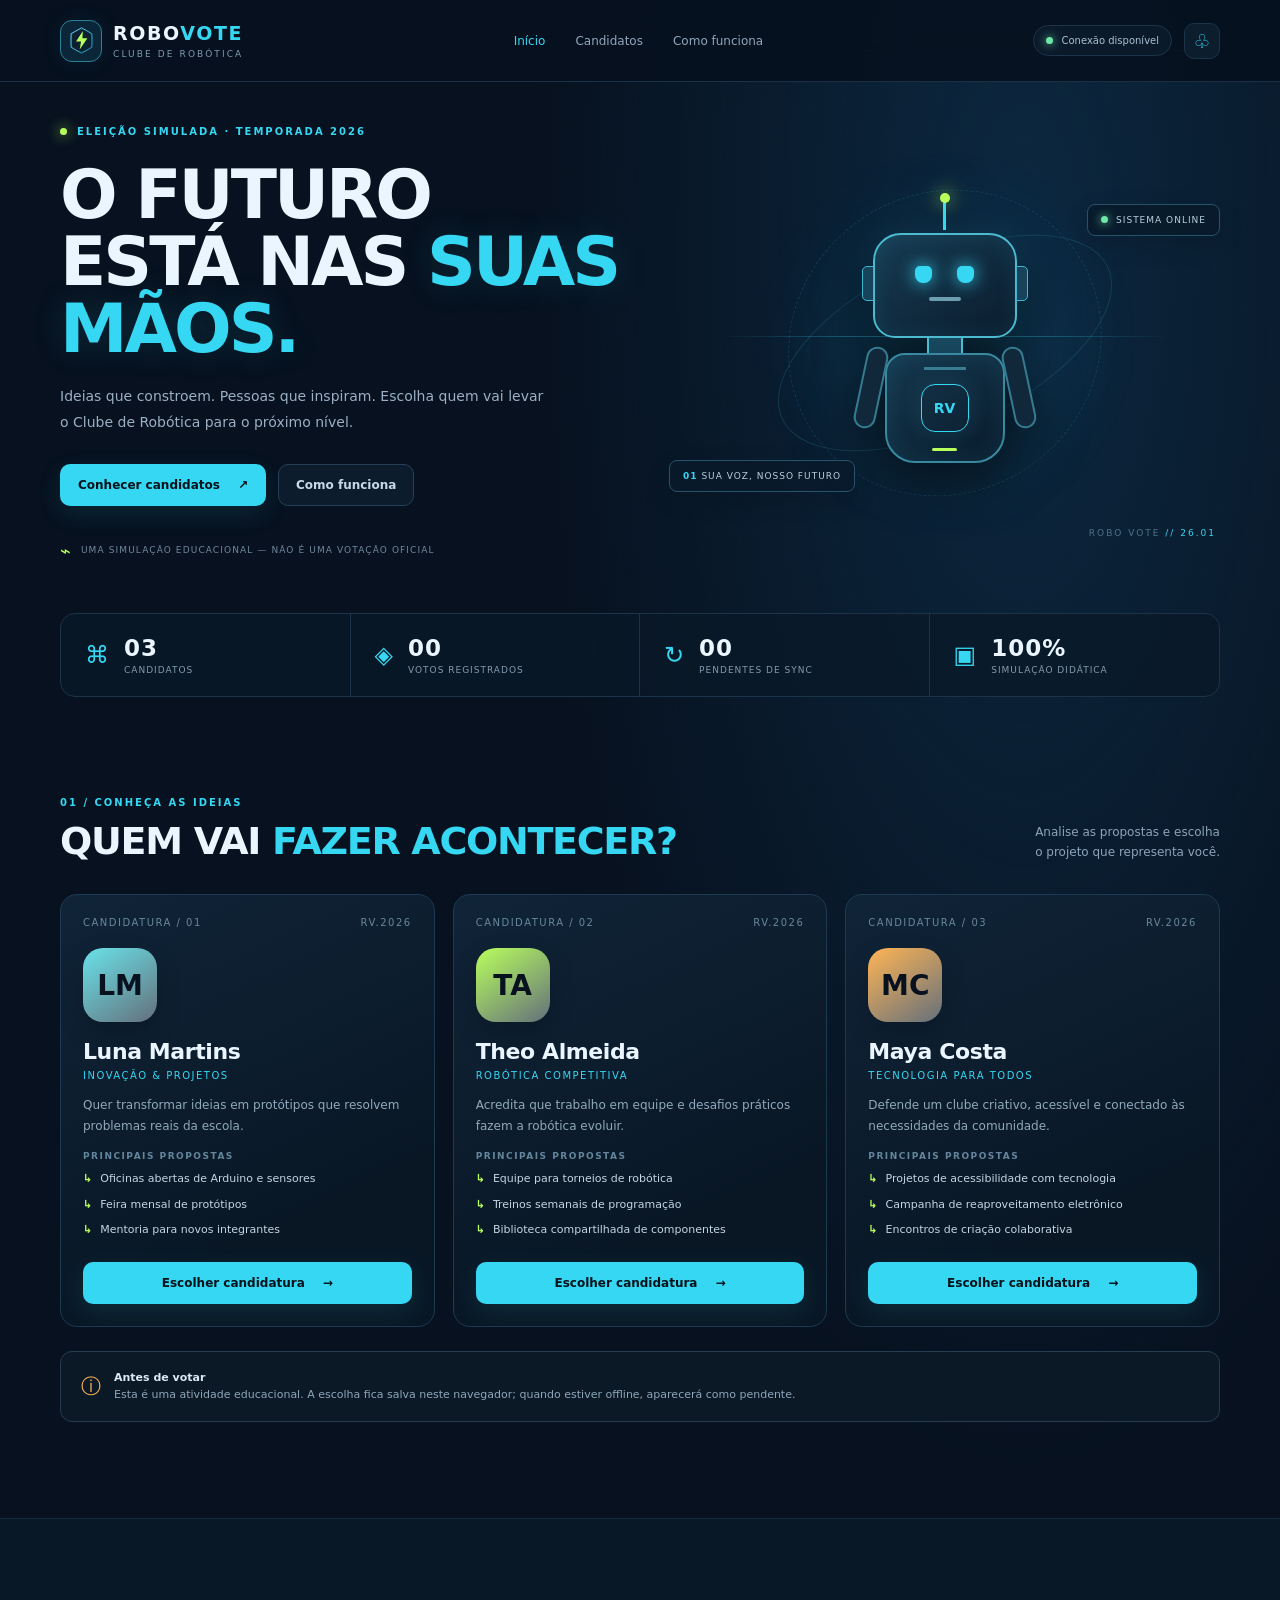
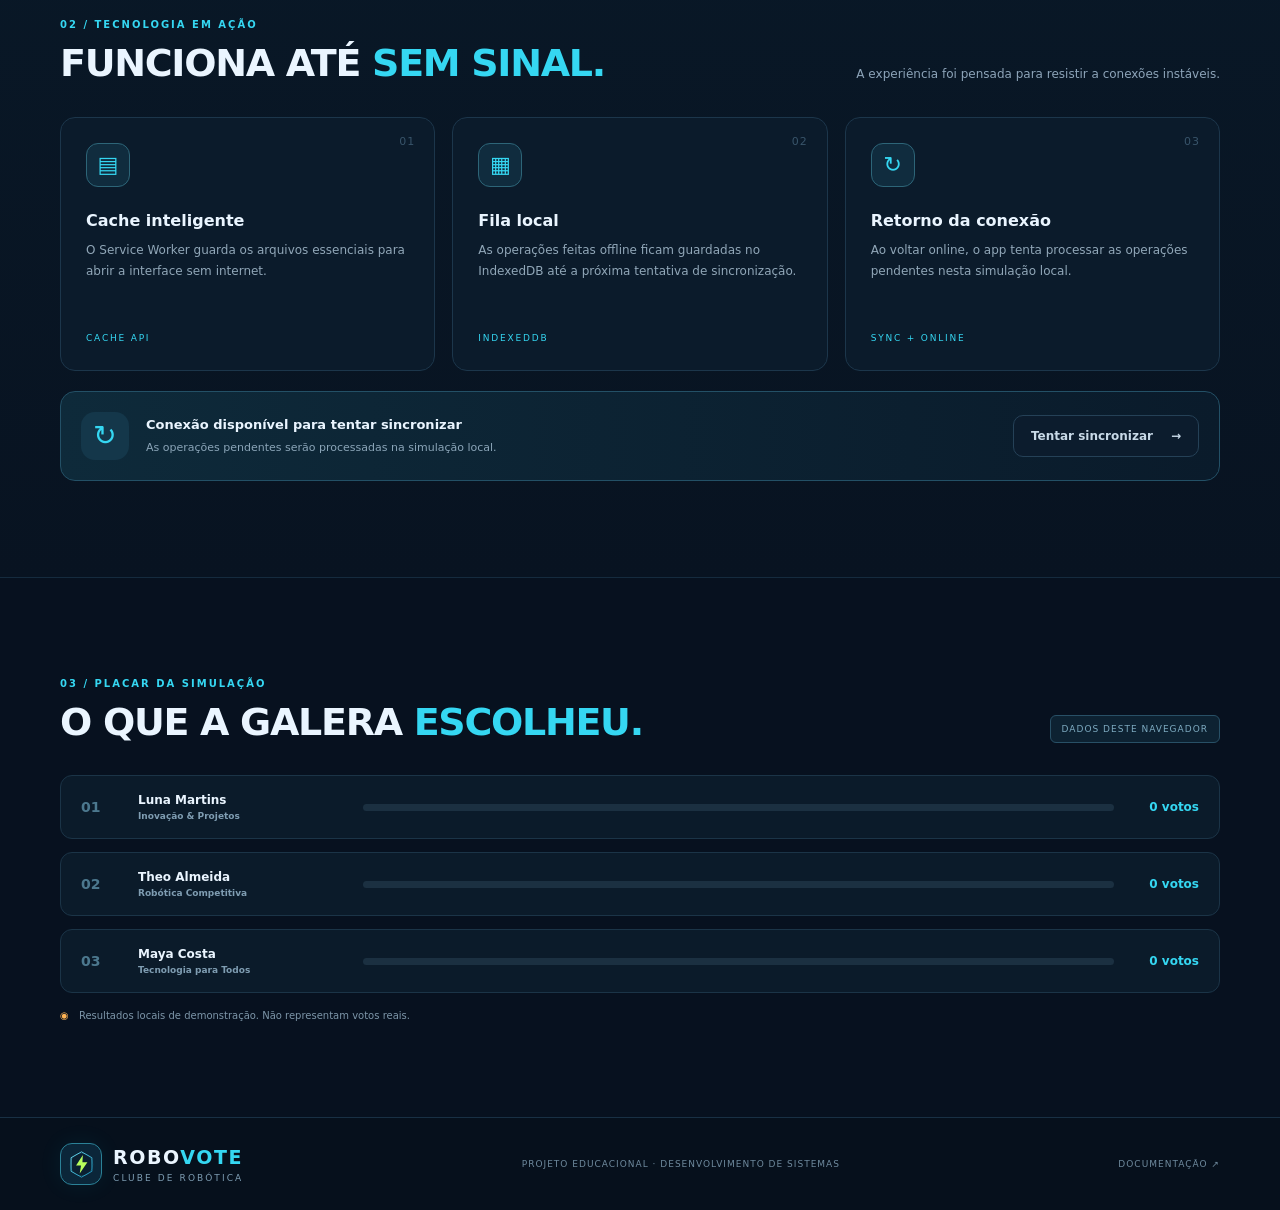
<file: index.html>
<!doctype html>
<html lang="pt-BR">
<head>
  <meta charset="utf-8">
  <meta name="viewport" content="width=device-width,initial-scale=1">
  <meta name="theme-color" content="#07111f">
  <meta name="description" content="ROBO VOTE — eleição simulada do Clube de Robótica.">
  <link rel="manifest" href="/manifest.json">
  <link rel="icon" href="/assets/logo.svg" type="image/svg+xml">
  <link rel="preload" href="/css/style.css" as="style">
  <link rel="stylesheet" href="/css/style.css">
  <link rel="prefetch" href="/resultados.html" as="document">
  <title>ROBO VOTE | Clube de Robótica</title>
</head>
<body>
  <div class="grid-bg" aria-hidden="true"></div>
  <header class="topbar">
    <a class="brand" href="/" aria-label="ROBO VOTE início">
      <span class="brand-mark"><img src="/assets/logo.svg" alt=""></span>
      <span><strong>ROBO<span>VOTE</span></strong><small>CLUBE DE ROBÓTICA</small></span>
    </a>
    <nav aria-label="Navegação principal">
      <a class="nav-link active" href="#inicio">Início</a>
      <a class="nav-link" href="#candidatos">Candidatos</a>
      <a class="nav-link" href="#como-funciona">Como funciona</a>
    </nav>
    <div class="header-actions">
      <span id="connection-pill" class="status-pill"><i></i><span>Verificando conexão</span></span>
      <button id="notify-btn" class="icon-button" title="Ativar notificações" aria-label="Ativar notificações">♧</button>
    </div>
  </header>

  <main>
    <section class="hero wrap" id="inicio">
      <div class="hero-copy">
        <div class="eyebrow"><span class="pulse"></span> ELEIÇÃO SIMULADA · TEMPORADA 2026</div>
        <h1>O FUTURO<br>ESTÁ NAS <span>SUAS MÃOS.</span></h1>
        <p>Ideias que constroem. Pessoas que inspiram. Escolha quem vai levar o Clube de Robótica para o próximo nível.</p>
        <div class="hero-actions">
          <a class="button primary" href="#candidatos">Conhecer candidatos <span>↗</span></a>
          <a class="button secondary" href="#como-funciona">Como funciona</a>
        </div>
        <div class="hero-foot"><span class="mini-icon">⌁</span> UMA SIMULAÇÃO EDUCACIONAL — NÃO É UMA VOTAÇÃO OFICIAL</div>
      </div>
      <div class="hero-visual" aria-label="Ilustração de um robô">
        <div class="orbit orbit-one"></div><div class="orbit orbit-two"></div>
        <div class="scan-line"></div>
        <div class="robot">
          <div class="antenna"></div><div class="robot-head">
            <div class="robot-ear left"></div><div class="robot-ear right"></div>
            <div class="robot-eyes"><i></i><i></i></div><div class="robot-mouth"></div>
          </div>
          <div class="robot-neck"></div><div class="robot-body"><span class="core">RV</span><i></i></div>
          <div class="robot-arm arm-left"></div><div class="robot-arm arm-right"></div>
        </div>
        <div class="float-tag tag-top"><span class="tag-dot"></span> SISTEMA ONLINE</div>
        <div class="float-tag tag-bottom"><span>01</span> SUA VOZ, NOSSO FUTURO</div>
        <div class="visual-caption">ROBO VOTE <span>// 26.01</span></div>
      </div>
    </section>

    <section class="stats wrap" aria-label="Resumo da eleição">
      <div class="stat"><span class="stat-icon">⌘</span><div><strong id="candidate-count">03</strong><small>CANDIDATOS</small></div></div>
      <div class="stat"><span class="stat-icon">◈</span><div><strong id="vote-count">00</strong><small>VOTOS REGISTRADOS</small></div></div>
      <div class="stat"><span class="stat-icon">↻</span><div><strong id="pending-count">00</strong><small>PENDENTES DE SYNC</small></div></div>
      <div class="stat"><span class="stat-icon">▣</span><div><strong>100%</strong><small>SIMULAÇÃO DIDÁTICA</small></div></div>
    </section>

    <section class="section wrap" id="candidatos">
      <div class="section-heading">
        <div><div class="eyebrow">01 / CONHEÇA AS IDEIAS</div><h2>QUEM VAI <span>FAZER ACONTECER?</span></h2></div>
        <div class="section-note">Analise as propostas e escolha<br>o projeto que representa você.</div>
      </div>
      <div id="candidate-grid" class="candidate-grid"></div>
      <div class="vote-notice"><span class="notice-icon">ⓘ</span><p><strong>Antes de votar</strong><br>Esta é uma atividade educacional. A escolha fica salva neste navegador; quando estiver offline, aparecerá como pendente.</p></div>
    </section>

    <section class="section how-section" id="como-funciona">
      <div class="wrap">
        <div class="section-heading">
          <div><div class="eyebrow">02 / TECNOLOGIA EM AÇÃO</div><h2>FUNCIONA ATÉ <span>SEM SINAL.</span></h2></div>
          <p class="section-note">A experiência foi pensada para resistir a conexões instáveis.</p>
        </div>
        <div class="tech-grid">
          <article class="tech-card"><span class="tech-number">01</span><div class="tech-icon">▤</div><h3>Cache inteligente</h3><p>O Service Worker guarda os arquivos essenciais para abrir a interface sem internet.</p><small>CACHE API</small></article>
          <article class="tech-card"><span class="tech-number">02</span><div class="tech-icon">▦</div><h3>Fila local</h3><p>As operações feitas offline ficam guardadas no IndexedDB até a próxima tentativa de sincronização.</p><small>INDEXEDDB</small></article>
          <article class="tech-card"><span class="tech-number">03</span><div class="tech-icon">↻</div><h3>Retorno da conexão</h3><p>Ao voltar online, o app tenta processar as operações pendentes nesta simulação local.</p><small>SYNC + ONLINE</small></article>
        </div>
        <div class="sync-panel">
          <div class="sync-symbol">↻</div><div class="sync-copy"><strong id="sync-title">Tudo pronto para sincronizar</strong><p id="sync-description">Os registros locais são demonstrativos e não são enviados a um servidor real.</p></div>
          <button id="sync-btn" class="button secondary">Tentar sincronizar <span>→</span></button>
        </div>
      </div>
    </section>

    <section class="section wrap results-section" id="resultados">
      <div class="section-heading">
        <div><div class="eyebrow">03 / PLACAR DA SIMULAÇÃO</div><h2>O QUE A GALERA <span>ESCOLHEU.</span></h2></div>
        <span class="demo-tag">DADOS DESTE NAVEGADOR</span>
      </div>
      <div id="results-list" class="results-list"></div>
      <div class="results-foot"><span>◉</span> Resultados locais de demonstração. Não representam votos reais.</div>
    </section>
  </main>

  <footer class="footer">
    <div class="wrap footer-inner"><a class="brand" href="#inicio"><span class="brand-mark"><img src="/assets/logo.svg" alt=""></span><span><strong>ROBO<span>VOTE</span></strong><small>CLUBE DE ROBÓTICA</small></span></a><p>PROJETO EDUCACIONAL · DESENVOLVIMENTO DE SISTEMAS</p><a href="/README.md">DOCUMENTAÇÃO ↗</a></div>
  </footer>

  <dialog id="vote-dialog" class="vote-dialog">
    <form method="dialog" class="dialog-close-form"><button class="dialog-close" aria-label="Fechar">×</button></form>
    <div class="dialog-symbol">✓</div><div class="eyebrow">CONFIRMAÇÃO DE ESCOLHA</div>
    <h2>Seu voto simulado?</h2><p id="dialog-candidate"></p>
    <p class="dialog-warning">Esta ação é apenas demonstrativa e será armazenada neste navegador.</p>
    <div class="dialog-actions"><button id="cancel-vote" class="button secondary">Voltar</button><button id="confirm-vote" class="button primary">Confirmar escolha <span>→</span></button></div>
  </dialog>
  <div id="toast" class="toast" role="status" aria-live="polite"></div>
  <script src="/js/database.js" defer></script>
  <script src="/js/app.js" defer></script>
</body>
</html>
</file>
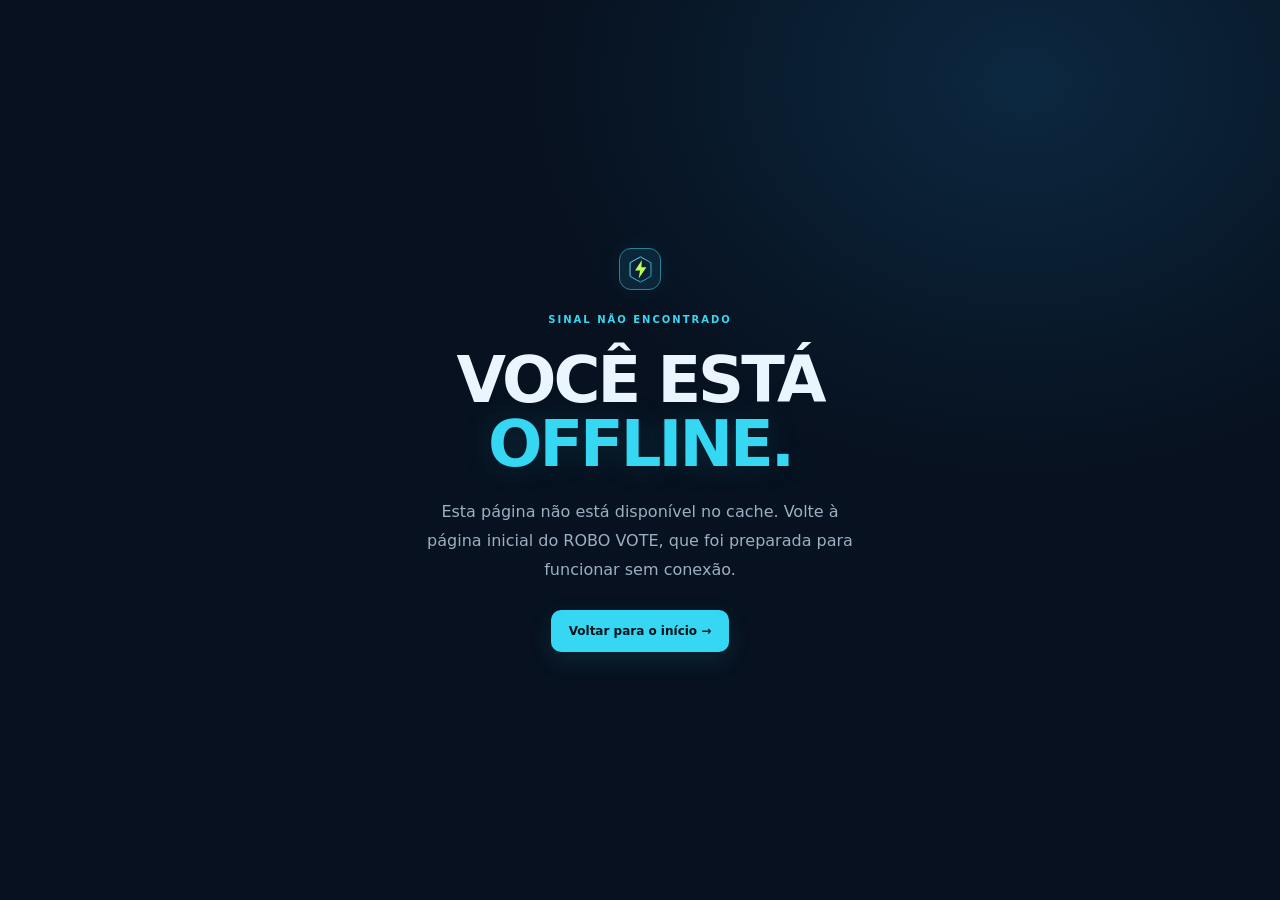
<file: offline.html>
<!doctype html><html lang="pt-BR"><head><meta charset="utf-8"><meta name="viewport" content="width=device-width,initial-scale=1"><meta name="theme-color" content="#07111f"><link rel="stylesheet" href="/css/style.css"><title>Sem conexão | ROBO VOTE</title></head><body><main class="wrap" style="min-height:100vh;display:grid;place-items:center;text-align:center"><div><div class="brand-mark" style="margin:0 auto 24px"><img src="/assets/logo.svg" alt=""></div><div class="eyebrow" style="justify-content:center">SINAL NÃO ENCONTRADO</div><h1 style="font-size:clamp(38px,7vw,64px)">VOCÊ ESTÁ<br><span>OFFLINE.</span></h1><p style="color:#9bb0c3;line-height:1.8;max-width:450px;margin:0 auto 25px">Esta página não está disponível no cache. Volte à página inicial do ROBO VOTE, que foi preparada para funcionar sem conexão.</p><a class="button primary" href="/">Voltar para o início →</a></div></main></body></html>
</file>
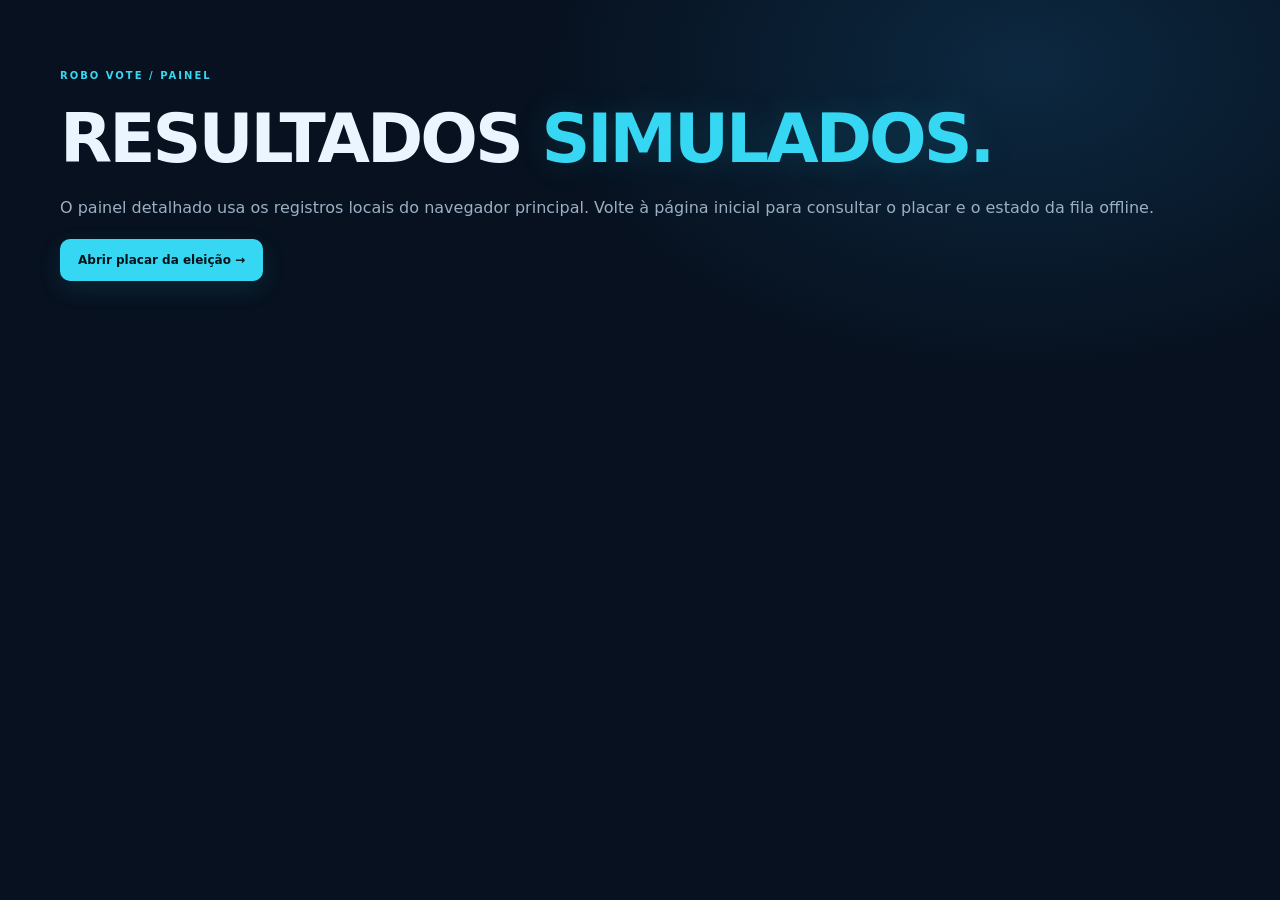
<file: resultados.html>
<!doctype html><html lang="pt-BR"><head><meta charset="utf-8"><meta name="viewport" content="width=device-width,initial-scale=1"><meta name="theme-color" content="#07111f"><link rel="stylesheet" href="/css/style.css"><title>Resultados | ROBO VOTE</title></head><body><main class="wrap" style="padding-top:70px;min-height:80vh"><div class="eyebrow">ROBO VOTE / PAINEL</div><h1>RESULTADOS <span>SIMULADOS.</span></h1><p style="color:#9bb0c3;line-height:1.8">O painel detalhado usa os registros locais do navegador principal. Volte à página inicial para consultar o placar e o estado da fila offline.</p><a class="button primary" href="/#resultados">Abrir placar da eleição →</a></main><script>if("serviceWorker" in navigator)navigator.serviceWorker.register("/sw.js").catch(()=>{});</script></body></html>
</file>
<file: css/style.css>
:root{--bg:#07111f;--panel:#0b1a2b;--panel2:#0e2033;--line:#1c3449;--text:#eaf5ff;--muted:#8da4b9;--cyan:#35d7f2;--blue:#2584ff;--lime:#b8ff5c;--orange:#ffb454;--radius:18px;font-family:Inter,ui-sans-serif,system-ui,-apple-system,BlinkMacSystemFont,"Segoe UI",sans-serif;color:var(--text);background:var(--bg);scroll-behavior:smooth}*{box-sizing:border-box}body{margin:0;min-width:320px;background:radial-gradient(ellipse at 80% 9%,#0c2840 0,transparent 34%),var(--bg);overflow-x:hidden}a{color:inherit;text-decoration:none}button{font:inherit}.grid-bg{position:fixed;inset:0;pointer-events:none;z-index:-1;opacity:.16;background-image:linear-gradient(#28506a 1px,transparent 1px),linear-gradient(90deg,#28506a 1px,transparent 1px);background-size:56px 56px;mask-image:linear-gradient(to bottom,black,transparent 85%)}.wrap{width:min(1160px,calc(100% - 48px));margin-inline:auto}.topbar{height:82px;padding:0 max(24px,calc((100vw - 1160px)/2));display:flex;align-items:center;justify-content:space-between;border-bottom:1px solid #193146;background:#07111fe8;backdrop-filter:blur(18px);position:sticky;top:0;z-index:20}.brand{display:flex;align-items:center;gap:11px}.brand-mark{width:42px;height:42px;display:grid;place-items:center;border:1px solid #2b8197;background:#0b2639;border-radius:12px;box-shadow:0 0 24px #22d3ee12}.brand-mark img{width:29px;height:29px}.brand strong{display:block;font-size:19px;letter-spacing:1.6px;line-height:1.2}.brand strong span{color:var(--cyan)}.brand small{display:block;font-size:9px;color:#7e9db3;letter-spacing:2.1px;margin-top:4px}.topbar nav{display:flex;gap:30px}.nav-link{font-size:12px;color:#90a7bb;transition:color .2s}.nav-link:hover,.nav-link.active{color:var(--cyan)}.header-actions{display:flex;align-items:center;gap:12px}.status-pill{display:flex;align-items:center;gap:8px;border:1px solid var(--line);background:#0b1a2b;padding:9px 12px;border-radius:99px;font-size:10px;color:#a9c1d3;white-space:nowrap}.status-pill i,.tag-dot{width:7px;height:7px;border-radius:50%;background:#6ee7a8;box-shadow:0 0 10px #6ee7a8;display:inline-block}.status-pill.offline i{background:#ffb454;box-shadow:0 0 10px #ffb454}.icon-button{width:36px;height:36px;border-radius:10px;border:1px solid var(--line);background:#0c1d2e;color:var(--cyan);font-size:19px;cursor:pointer}.hero{min-height:530px;display:grid;grid-template-columns:1.02fr .98fr;align-items:center;gap:36px;padding-top:44px;padding-bottom:52px}.eyebrow{font-size:10px;letter-spacing:2px;color:var(--cyan);font-weight:750;display:flex;align-items:center;gap:10px}.pulse{width:7px;height:7px;border-radius:50%;background:var(--lime);box-shadow:0 0 14px var(--lime)}h1{font-size:clamp(42px,5.3vw,72px);line-height:.99;letter-spacing:-3px;margin:24px 0 22px;font-weight:850}h1 span{color:var(--cyan);text-shadow:0 0 34px #35d7f226}.hero-copy>p{color:#9bb0c3;max-width:490px;line-height:1.8;font-size:14px}.hero-actions{display:flex;gap:12px;margin-top:29px;flex-wrap:wrap}.button{border:1px solid transparent;border-radius:10px;padding:13px 17px;font-weight:700;font-size:12px;display:inline-flex;align-items:center;justify-content:center;gap:18px;cursor:pointer;transition:transform .2s,border-color .2s,background .2s}.button:hover{transform:translateY(-2px)}.button.primary{color:#04121b;background:var(--cyan);box-shadow:0 8px 26px #35d7f21c}.button.primary:hover{background:#7beaff}.button.secondary{color:#c8d9e7;background:#0c1c2d;border-color:#254157}.button.secondary:hover{border-color:var(--cyan)}.hero-foot{margin-top:34px;font-size:9px;letter-spacing:1.1px;color:#70899d;display:flex;align-items:center;gap:9px}.mini-icon{color:var(--lime);font-size:18px}.hero-visual{height:390px;position:relative;display:grid;place-items:center;isolation:isolate}.hero-visual:before{content:"";position:absolute;width:270px;height:270px;border-radius:50%;background:#16b8e812;filter:blur(32px);z-index:-1}.orbit{position:absolute;border:1px solid #2b78904f;border-radius:50%;transform:rotate(-25deg)}.orbit-one{width:360px;height:170px}.orbit-two{width:300px;height:320px;transform:rotate(55deg);border-style:dashed}.scan-line{position:absolute;width:82%;height:1px;background:linear-gradient(90deg,transparent,#35d7f28a,transparent);top:48%;animation:scan 4s ease-in-out infinite}.robot{width:190px;height:290px;position:relative;display:flex;align-items:center;flex-direction:column;filter:drop-shadow(0 18px 24px #0008);animation:float 5s ease-in-out infinite}.antenna{height:32px;width:3px;background:var(--cyan);position:relative;margin-bottom:3px}.antenna:before{content:"";position:absolute;width:10px;height:10px;border-radius:50%;background:var(--lime);left:-3.5px;top:-5px;box-shadow:0 0 18px var(--lime)}.robot-head{width:144px;height:105px;border:2px solid #4cbbd0;background:linear-gradient(145deg,#173c52,#0b1b2d);border-radius:28px 28px 22px 22px;position:relative;box-shadow:inset 0 0 22px #35d7f21a,0 0 26px #35d7f217}.robot-ear{position:absolute;top:31px;width:12px;height:35px;background:#17445a;border:1px solid #42b5ce}.robot-ear.left{left:-13px;border-radius:5px 0 0 5px}.robot-ear.right{right:-13px;border-radius:0 5px 5px 0}.robot-eyes{display:flex;justify-content:center;gap:25px;margin-top:31px}.robot-eyes i{display:block;width:17px;height:17px;border-radius:5px 5px 8px 8px;background:var(--cyan);box-shadow:0 0 17px #35d7f2}.robot-mouth{width:32px;height:4px;border-radius:9px;background:#6c9eaf;margin:14px auto}.robot-neck{width:36px;height:15px;background:#17445a;border-inline:2px solid #4cbbd0}.robot-body{width:120px;height:110px;background:linear-gradient(145deg,#16384e,#0a1a2b);border:2px solid #3989a0;border-radius:20px 20px 30px 30px;display:grid;place-items:center;position:relative;box-shadow:inset 0 0 24px #35d7f21a}.robot-body:before{content:"";position:absolute;top:12px;width:42px;height:3px;background:#397b90}.core{display:grid;place-items:center;width:48px;height:48px;border:1px solid var(--cyan);border-radius:14px;color:var(--cyan);font-size:14px;font-weight:900;box-shadow:0 0 26px #35d7f21f}.robot-body>i{position:absolute;bottom:10px;width:25px;height:3px;background:var(--lime);border-radius:5px}.robot-arm{position:absolute;top:148px;width:22px;height:83px;border:2px solid #367c91;background:#10283a;border-radius:12px}.arm-left{left:10px;transform:rotate(12deg)}.arm-right{right:10px;transform:rotate(-12deg)}.float-tag{position:absolute;border:1px solid #285269;background:#091b2bdf;backdrop-filter:blur(12px);padding:10px 13px;border-radius:8px;font-size:9px;letter-spacing:1px;color:#b8d0df;box-shadow:0 8px 25px #0002}.tag-top{top:56px;right:0;display:flex;gap:8px;align-items:center}.tag-bottom{bottom:46px;left:0}.tag-bottom span{color:var(--cyan);font-weight:800}.visual-caption{position:absolute;right:4px;bottom:0;font-size:9px;letter-spacing:2px;color:#527187}.visual-caption span{color:var(--cyan)}@keyframes float{0%,100%{transform:translateY(0)}50%{transform:translateY(-10px)}}@keyframes scan{0%,100%{transform:translateY(-75px);opacity:.2}50%{transform:translateY(75px);opacity:.8}}.stats{display:grid;grid-template-columns:repeat(4,1fr);border:1px solid var(--line);background:#0a1928c9;border-radius:15px;overflow:hidden}.stat{padding:21px 24px;display:flex;align-items:center;gap:15px;border-right:1px solid var(--line)}.stat:last-child{border-right:0}.stat-icon{font-size:24px;color:var(--cyan)}.stat strong{font-size:23px;letter-spacing:1px;display:block}.stat small{font-size:9px;color:#829cb0;letter-spacing:1px;display:block;margin-top:4px}.section{padding-top:100px;padding-bottom:96px}.section-heading{display:flex;align-items:end;justify-content:space-between;gap:24px;margin-bottom:32px}.section-heading h2{font-size:clamp(26px,3vw,38px);letter-spacing:-1.3px;line-height:1.12;margin:12px 0 0}.section-heading h2 span{color:var(--cyan)}.section-note{font-size:12px;color:#8da4b9;line-height:1.7;margin:0}.candidate-grid{display:grid;grid-template-columns:repeat(3,1fr);gap:18px}.candidate-card{position:relative;overflow:hidden;border:1px solid #1d3a50;background:linear-gradient(155deg,#102438,#091725 72%);border-radius:17px;padding:22px;transition:transform .25s,border-color .25s}.candidate-card:hover{transform:translateY(-5px);border-color:#3d9cb2}.candidate-card.selected{border-color:var(--cyan);box-shadow:0 0 0 1px #35d7f22b,0 15px 40px #0002}.candidate-top{display:flex;align-items:center;justify-content:space-between}.candidate-code{font-size:10px;letter-spacing:1.5px;color:#68879c}.candidate-avatar{height:74px;width:74px;border-radius:20px;display:grid;place-items:center;font-size:28px;font-weight:850;color:#07111f;background:linear-gradient(145deg,var(--avatar),#ffffff5c);box-shadow:0 10px 26px #0003;margin:20px 0 17px}.candidate-card h3{font-size:22px;margin:0 0 6px;letter-spacing:-.4px}.candidate-role{color:var(--cyan);font-size:10px;text-transform:uppercase;letter-spacing:1.5px}.candidate-bio{font-size:12px;line-height:1.7;color:#91a9bc;min-height:42px;margin:14px 0}.proposal-label{font-size:9px;color:#64869d;letter-spacing:1.5px;font-weight:800;margin-bottom:10px}.proposal-list{list-style:none;padding:0;margin:0 0 23px;display:grid;gap:9px}.proposal-list li{font-size:11px;color:#c5d5e1;display:flex;gap:8px;line-height:1.5}.proposal-list li:before{content:"↳";color:var(--lime);font-weight:900}.candidate-card .button{width:100%}.vote-notice{margin-top:24px;display:flex;gap:13px;align-items:center;padding:17px 20px;border:1px solid #263d4f;background:#0b1927;border-radius:12px}.notice-icon{color:var(--orange);font-size:20px}.vote-notice p{font-size:11px;line-height:1.6;color:#8fa7b9;margin:0}.vote-notice strong{color:#dceaf4}.how-section{background:linear-gradient(180deg,#091827,#081321);border-top:1px solid #152b3e;border-bottom:1px solid #152b3e}.tech-grid{display:grid;grid-template-columns:repeat(3,1fr);gap:17px}.tech-card{position:relative;padding:25px;border:1px solid #1c364b;border-radius:15px;background:#0b1b2b;overflow:hidden}.tech-number{position:absolute;right:19px;top:17px;font-size:11px;color:#38546a;letter-spacing:1px}.tech-icon{height:44px;width:44px;border:1px solid #2d6578;background:#102c3e;border-radius:12px;display:grid;place-items:center;font-size:22px;color:var(--cyan);margin-bottom:24px}.tech-card h3{font-size:16px;margin:0 0 10px}.tech-card p{font-size:12px;line-height:1.8;color:#91a7b8;min-height:66px;margin:0 0 20px}.tech-card small{font-size:9px;letter-spacing:1.8px;color:var(--cyan)}.sync-panel{display:flex;align-items:center;gap:17px;padding:20px;margin-top:20px;border:1px solid #235066;background:linear-gradient(90deg,#0e2a3a,#0a1b2b);border-radius:15px}.sync-symbol{width:48px;height:48px;flex-shrink:0;border-radius:14px;display:grid;place-items:center;color:var(--cyan);font-size:28px;background:#14374a}.sync-copy{flex:1}.sync-copy strong{font-size:13px}.sync-copy p{font-size:11px;color:#8ba5b8;margin:6px 0 0;line-height:1.6}.sync-panel .button{white-space:nowrap}.demo-tag{border:1px solid #285066;color:#7eabc1;background:#0d2232;padding:8px 11px;border-radius:6px;font-size:9px;letter-spacing:1px;white-space:nowrap}.results-list{display:grid;gap:13px}.result-row{display:grid;grid-template-columns:42px minmax(120px,210px) 1fr 70px;align-items:center;gap:15px;padding:17px 20px;background:#0b1b2a;border:1px solid #1b3447;border-radius:12px}.result-rank{color:#4c788e;font-weight:850;font-size:14px}.result-name{font-size:12px;font-weight:750}.result-role{font-size:9px;color:#7f9db2;margin-top:4px}.result-track{height:7px;background:#1b3041;border-radius:9px;overflow:hidden}.result-fill{height:100%;border-radius:9px;background:linear-gradient(90deg,#168db5,var(--cyan));transition:width .5s}.result-value{text-align:right;font-size:12px;color:var(--cyan);font-weight:800}.results-foot{font-size:10px;color:#7d96a9;margin-top:17px}.results-foot span{color:var(--orange);margin-right:7px}.footer{border-top:1px solid #183044;background:#06101c;padding:25px 0}.footer-inner{display:flex;align-items:center;justify-content:space-between;gap:20px}.footer-inner p,.footer-inner>a:last-child{font-size:9px;letter-spacing:1px;color:#6f8a9e}.footer-inner>a:last-child:hover{color:var(--cyan)}.vote-dialog{width:min(440px,calc(100% - 32px));border:1px solid #2d6377;border-radius:18px;background:#0b1c2b;color:var(--text);padding:30px;box-shadow:0 25px 100px #0009}.vote-dialog::backdrop{background:#020812c9;backdrop-filter:blur(6px)}.dialog-close-form{display:flex;justify-content:end}.dialog-close{border:0;background:transparent;color:#9bb2c3;font-size:25px;cursor:pointer}.dialog-symbol{width:48px;height:48px;display:grid;place-items:center;background:#12384a;color:var(--cyan);font-size:25px;border-radius:14px;margin-bottom:21px}.vote-dialog h2{font-size:27px;margin:12px 0}.vote-dialog p{color:#a3b7c6;font-size:13px;line-height:1.7}.dialog-warning{border-left:2px solid var(--orange);padding-left:12px;font-size:11px!important}.dialog-actions{display:flex;gap:10px;margin-top:23px}.dialog-actions .button{flex:1}.toast{position:fixed;bottom:24px;left:50%;transform:translate(-50%,20px);opacity:0;pointer-events:none;background:#10283a;border:1px solid #35758a;color:#e9f8ff;border-radius:10px;padding:13px 18px;font-size:12px;box-shadow:0 15px 40px #0005;z-index:50;transition:.25s;max-width:calc(100% - 30px)}.toast.show{opacity:1;transform:translate(-50%,0)}.empty-state{padding:25px;border:1px dashed #28465b;border-radius:12px;color:#8da4b9;font-size:12px;text-align:center}.pending-label{display:inline-block;margin-left:7px;padding:4px 6px;border-radius:4px;background:#4b3417;color:#ffc56d;font-size:8px;letter-spacing:.7px;vertical-align:middle}@media(max-width:900px){.topbar nav{gap:15px}.hero{gap:12px}.hero-visual{transform:scale(.9)}.stat{padding:18px 13px;gap:10px}.candidate-grid{gap:12px}.candidate-card{padding:17px}.section{padding-top:75px;padding-bottom:75px}}@media(max-width:680px){.wrap{width:calc(100% - 32px)}.topbar{height:70px;padding:0 16px}.topbar nav{display:none}.brand-mark{width:37px;height:37px}.brand strong{font-size:17px}.status-pill{padding:8px 9px;font-size:9px}.icon-button{display:none}.hero{grid-template-columns:1fr;padding-top:58px;padding-bottom:30px;gap:0}.hero-copy{position:relative;z-index:2}.hero h1{font-size:clamp(43px,12vw,66px);letter-spacing:-2.4px}.hero-copy>p{font-size:13px}.hero-visual{height:310px;margin-top:5px;transform:none}.robot{transform:scale(.82)}.tag-top{right:0;top:23px}.tag-bottom{left:0;bottom:24px}.orbit-one{width:300px}.orbit-two{height:260px}.stats{grid-template-columns:repeat(2,1fr)}.stat{padding:17px 13px;border-bottom:1px solid var(--line)}.stat:nth-child(2){border-right:0}.stat:nth-child(3),.stat:nth-child(4){border-bottom:0}.stat strong{font-size:21px}.stat small{font-size:8px}.section-heading{align-items:start;flex-direction:column;gap:12px}.section-heading h2{font-size:29px}.candidate-grid,.tech-grid{grid-template-columns:1fr}.candidate-card{padding:22px}.candidate-avatar{margin-top:15px}.candidate-bio{min-height:0}.proposal-list{margin-bottom:20px}.tech-card p{min-height:0}.sync-panel{align-items:flex-start;flex-wrap:wrap;padding:17px}.sync-copy{min-width:calc(100% - 70px)}.sync-panel .button{width:100%}.result-row{grid-template-columns:24px 1fr 56px;gap:10px;padding:15px 12px}.result-track{grid-column:2/3;grid-row:2}.result-value{grid-column:3;grid-row:1/3}.result-name{grid-column:2;grid-row:1}.result-rank{grid-column:1;grid-row:1/3}.result-role{font-size:8px}.demo-tag{white-space:normal}.footer-inner{align-items:flex-start;flex-direction:column}.footer-inner p{line-height:1.7;margin:0}.dialog-actions{flex-direction:column}.hero-foot{font-size:8px;line-height:1.6}}@media(prefers-reduced-motion:reduce){*,*::before,*::after{scroll-behavior:auto!important;animation-duration:.01ms!important;animation-iteration-count:1!important;transition-duration:.01ms!important}}
</file>
